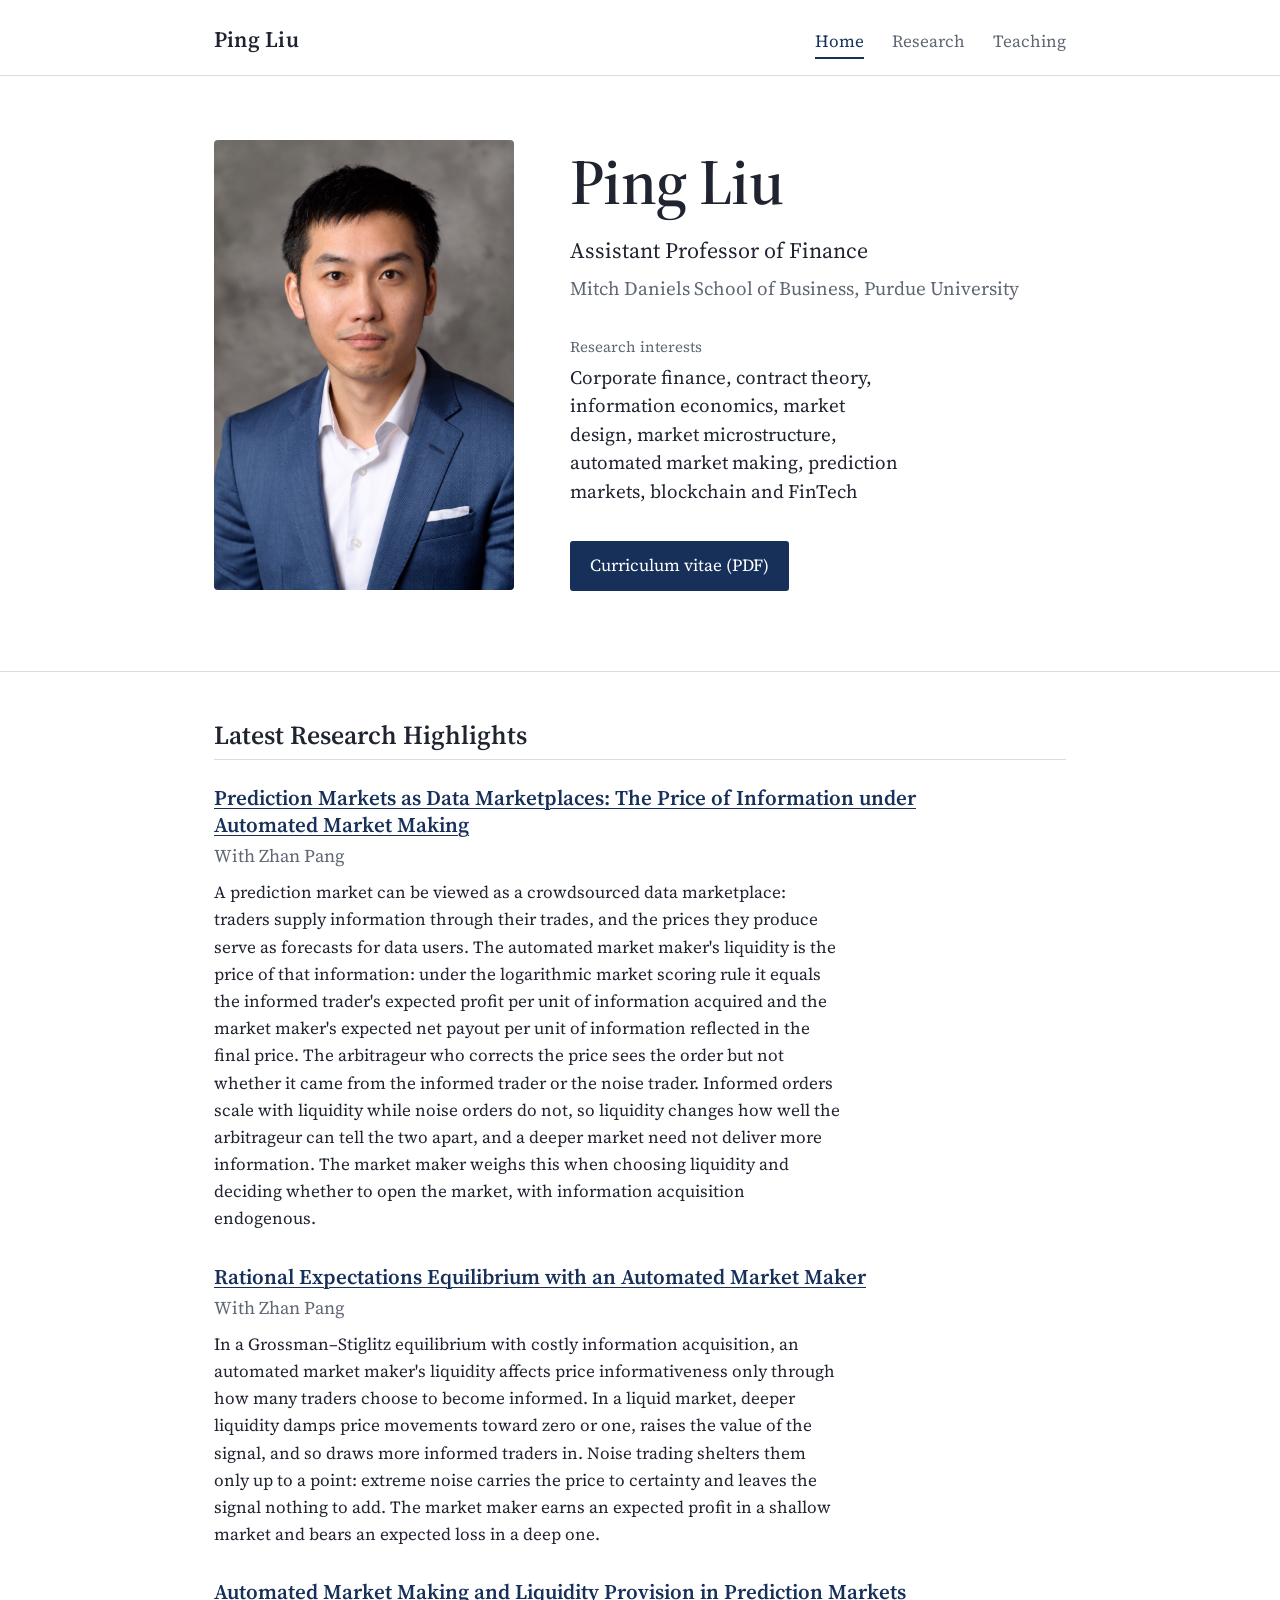
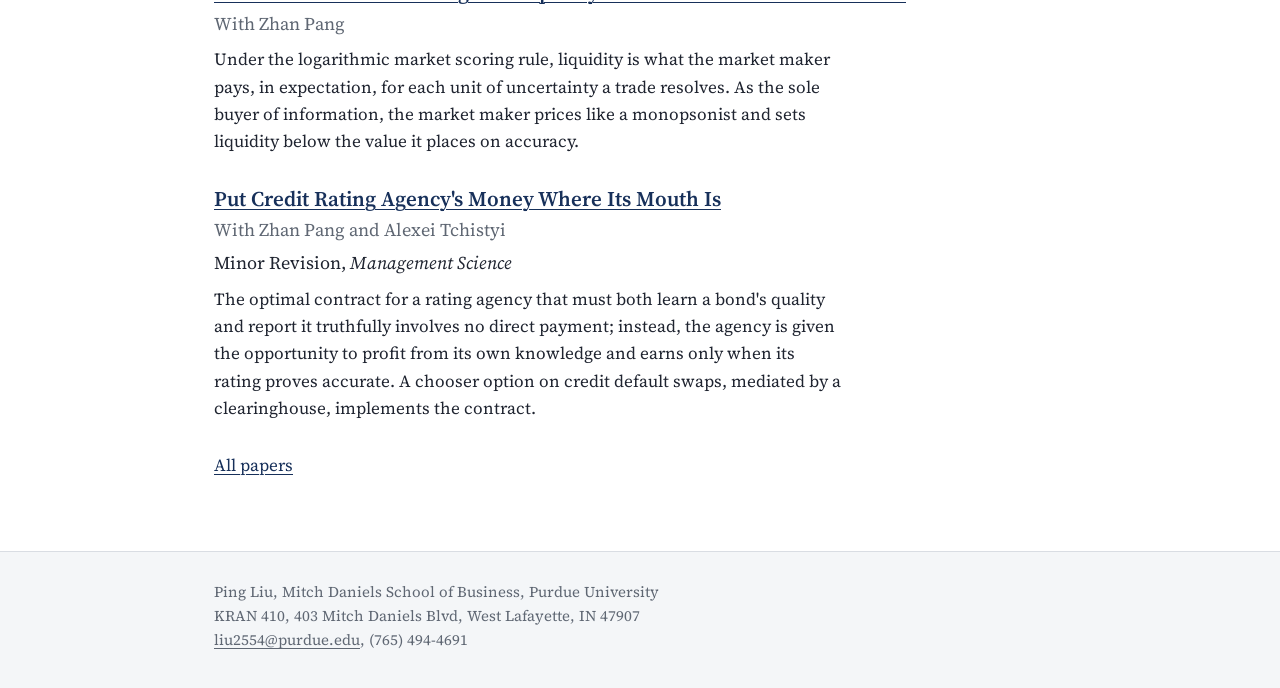
<file: index.html>
<!doctype html>
<html lang="en">
<head>
  <meta charset="utf-8">
  <meta name="viewport" content="width=device-width, initial-scale=1">
  <title>Ping Liu</title>
  <meta name="description" content="Ping Liu, Assistant Professor of Finance, Mitch Daniels School of Business, Purdue University.">
  <link rel="preconnect" href="https://fonts.googleapis.com">
  <link rel="preconnect" href="https://fonts.gstatic.com" crossorigin>
  <link href="https://fonts.googleapis.com/css2?family=Source+Serif+4:ital,opsz,wght@0,8..60,400;0,8..60,600;1,8..60,400&display=swap" rel="stylesheet">
  <link rel="stylesheet" href="assets/css/style.css">
</head>
<body>
<header class="topbar">
  <div class="wrap nav">
    <a class="brand" href="index.html">Ping Liu</a>
    <nav aria-label="Site">
      <ul class="links">
        <li><a href="index.html" aria-current="page">Home</a></li>
        <li><a href="research.html">Research</a></li>
        <li><a href="teaching.html">Teaching</a></li>
      </ul>
    </nav>
  </div>
</header>
<main>
  <section class="hero">
    <div class="wrap hero-grid">
      <div class="portrait">
        <img src="assets/img/ping-liu.jpg" width="900" height="1350" alt="Portrait of Ping Liu">
      </div>
      <div>
        <h1>Ping Liu</h1>
        <p class="position">Assistant Professor of Finance</p>
        <p class="affiliation">Mitch Daniels School of Business, Purdue University</p>
        <dl class="keywords">
          <dt>Research interests</dt>
          <dd>Corporate finance, contract theory, information economics, market design, market microstructure, automated market making, prediction markets, blockchain and FinTech</dd>
        </dl>
        <a class="button" href="assets/docs/Ping_Liu_CV.pdf">Curriculum vitae (PDF)</a>
      </div>
    </div>
  </section>
  <section class="highlights" aria-labelledby="highlights-heading">
    <div class="wrap">
      <h2 id="highlights-heading">Latest Research Highlights</h2>
      <ol class="papers">
        <li class="paper">
          <p class="title"><a href="research.html#pm-data-marketplace">Prediction Markets as Data Marketplaces: The Price of Information under Automated Market Making</a></p>
          <p class="authors">With Zhan Pang</p>
          <p class="summary">A prediction market can be viewed as a crowdsourced data marketplace: traders supply information through their trades, and the prices they produce serve as forecasts for data users. The automated market maker's liquidity is the price of that information: under the logarithmic market scoring rule it equals the informed trader's expected profit per unit of information acquired and the market maker's expected net payout per unit of information reflected in the final price. The arbitrageur who corrects the price sees the order but not whether it came from the informed trader or the noise trader. Informed orders scale with liquidity while noise orders do not, so liquidity changes how well the arbitrageur can tell the two apart, and a deeper market need not deliver more information. The market maker weighs this when choosing liquidity and deciding whether to open the market, with information acquisition endogenous.</p>
        </li>
        <li class="paper">
          <p class="title"><a href="research.html#ree-amm">Rational Expectations Equilibrium with an Automated Market Maker</a></p>
          <p class="authors">With Zhan Pang</p>
          <p class="summary">In a Grossman–Stiglitz equilibrium with costly information acquisition, an automated market maker's liquidity affects price informativeness only through how many traders choose to become informed. In a liquid market, deeper liquidity damps price movements toward zero or one, raises the value of the signal, and so draws more informed traders in. Noise trading shelters them only up to a point: extreme noise carries the price to certainty and leaves the signal nothing to add. The market maker earns an expected profit in a shallow market and bears an expected loss in a deep one.</p>
        </li>
        <li class="paper">
          <p class="title"><a href="research.html#amm-liquidity">Automated Market Making and Liquidity Provision in Prediction Markets</a></p>
          <p class="authors">With Zhan Pang</p>
          <p class="summary">Under the logarithmic market scoring rule, liquidity is what the market maker pays, in expectation, for each unit of uncertainty a trade resolves. As the sole buyer of information, the market maker prices like a monopsonist and sets liquidity below the value it places on accuracy.</p>
        </li>
        <li class="paper">
          <p class="title"><a href="https://papers.ssrn.com/sol3/papers.cfm?abstract_id=3992776">Put Credit Rating Agency's Money Where Its Mouth Is</a></p>
          <p class="authors">With Zhan Pang and Alexei Tchistyi</p>
          <p class="status">Minor Revision, <em>Management Science</em></p>
          <p class="summary">The optimal contract for a rating agency that must both learn a bond's quality and report it truthfully involves no direct payment; instead, the agency is given the opportunity to profit from its own knowledge and earns only when its rating proves accurate. A chooser option on credit default swaps, mediated by a clearinghouse, implements the contract.</p>
        </li>
      </ol>
      <p class="more"><a href="research.html">All papers</a></p>
    </div>
  </section>
</main>
<footer class="footer">
  <div class="wrap">
    <p>Ping Liu, Mitch Daniels School of Business, Purdue University</p>
    <p>KRAN 410, 403 Mitch Daniels Blvd, West Lafayette, IN 47907</p>
    <p><a href="mailto:liu2554@purdue.edu">liu2554@purdue.edu</a>, (765) 494-4691</p>
  </div>
</footer>
</body>
</html>
</file>
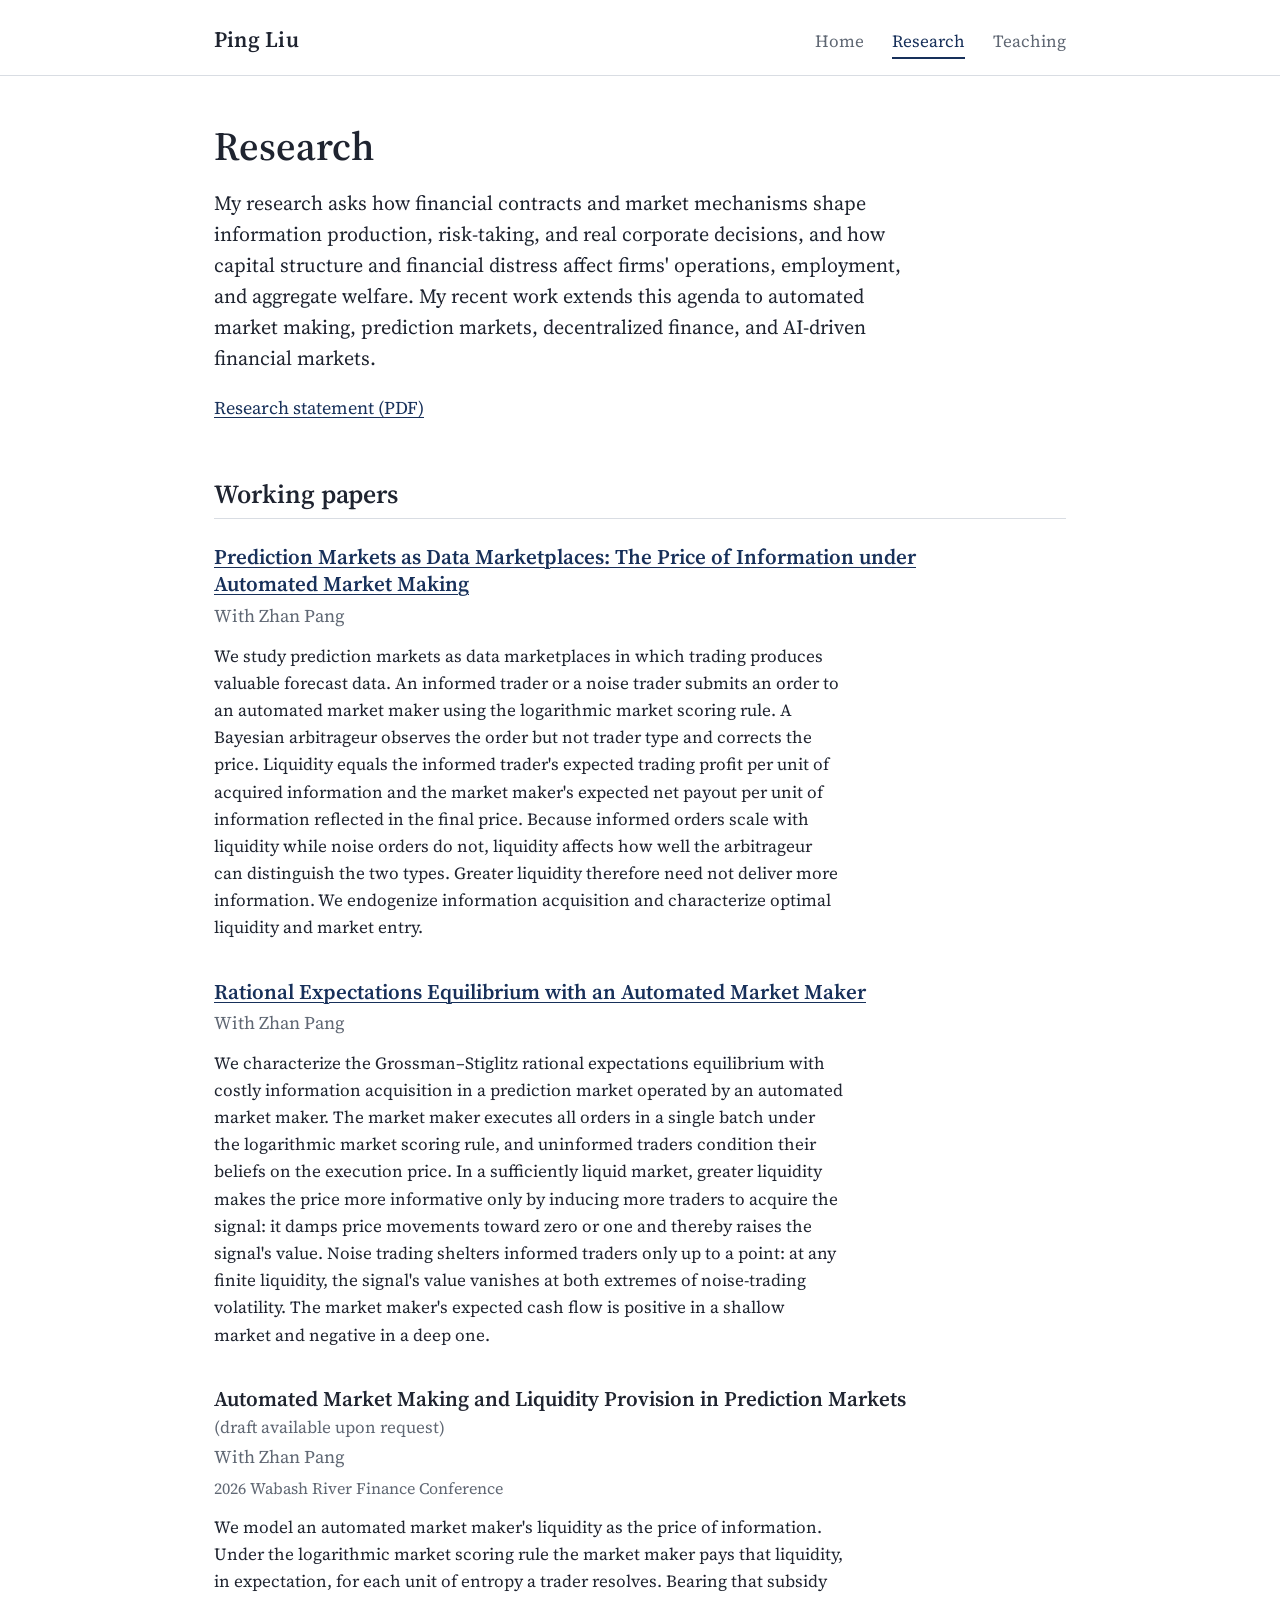
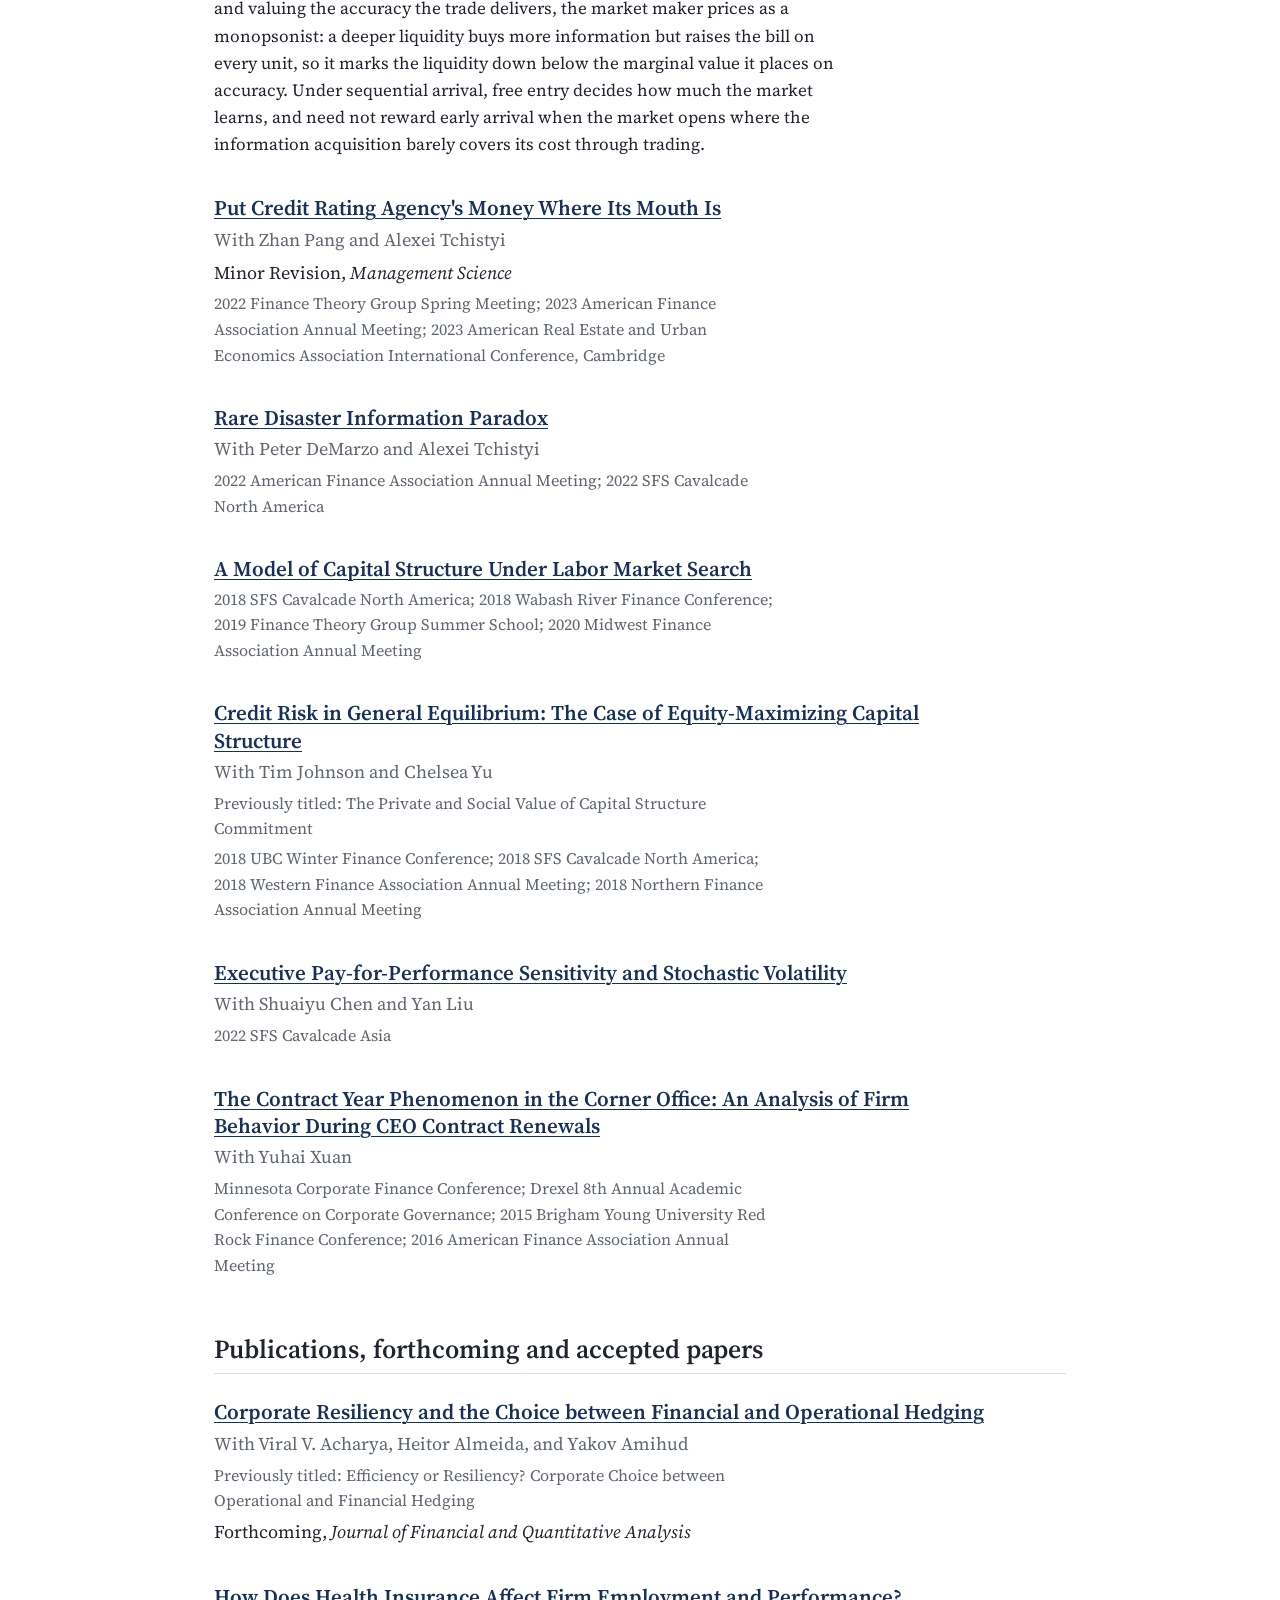
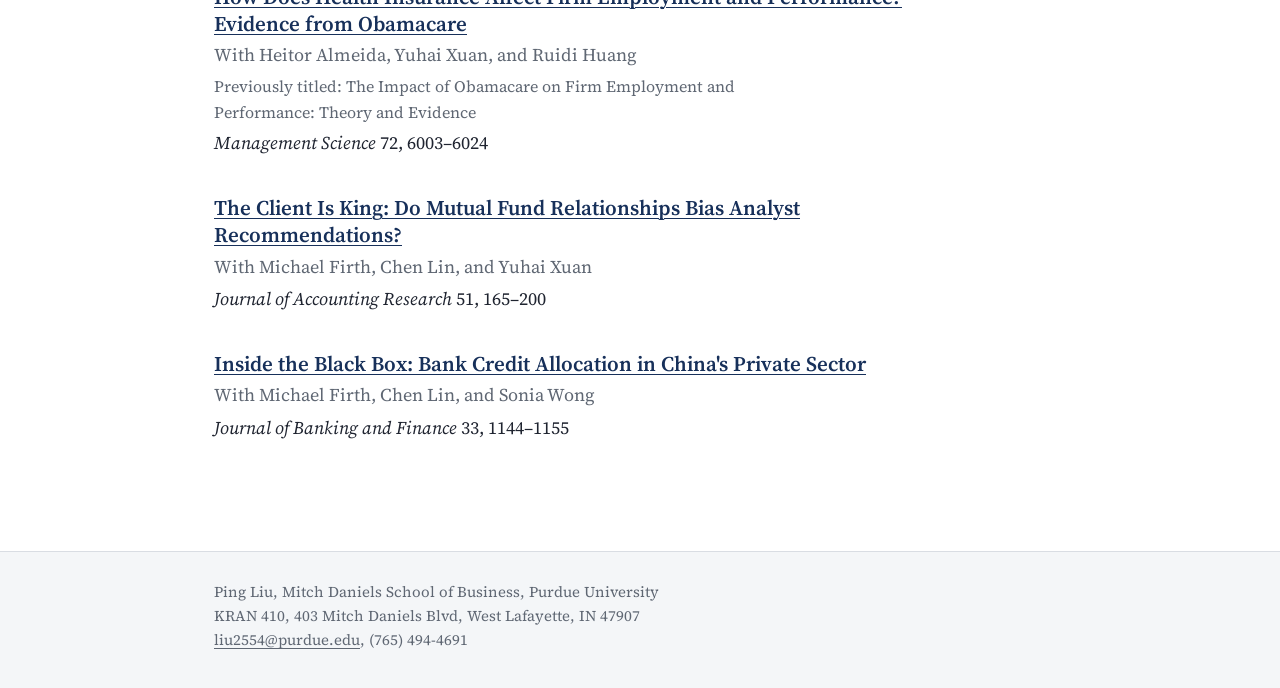
<file: research.html>
<!doctype html>
<html lang="en">
<head>
  <meta charset="utf-8">
  <meta name="viewport" content="width=device-width, initial-scale=1">
  <title>Research | Ping Liu</title>
  <meta name="description" content="Research of Ping Liu: corporate finance, contracting and information, market design, automated market making, and prediction markets.">
  <link rel="preconnect" href="https://fonts.googleapis.com">
  <link rel="preconnect" href="https://fonts.gstatic.com" crossorigin>
  <link href="https://fonts.googleapis.com/css2?family=Source+Serif+4:ital,opsz,wght@0,8..60,400;0,8..60,600;1,8..60,400&display=swap" rel="stylesheet">
  <link rel="stylesheet" href="assets/css/style.css">
</head>
<body>
<header class="topbar">
  <div class="wrap nav">
    <a class="brand" href="index.html">Ping Liu</a>
    <nav aria-label="Site">
      <ul class="links">
        <li><a href="index.html">Home</a></li>
        <li><a href="research.html" aria-current="page">Research</a></li>
        <li><a href="teaching.html">Teaching</a></li>
      </ul>
    </nav>
  </div>
</header>
<main class="page">
  <div class="wrap">
    <h1>Research</h1>
    <p class="lead">My research asks how financial contracts and market mechanisms shape information production, risk-taking, and real corporate decisions, and how capital structure and financial distress affect firms' operations, employment, and aggregate welfare. My recent work extends this agenda to automated market making, prediction markets, decentralized finance, and AI-driven financial markets.</p>
    <p class="doc-link"><a href="assets/docs/Ping_Liu_Research_Statement.pdf">Research statement (PDF)</a></p>

    <h2>Working papers</h2>
    <ol class="papers">
      <li class="paper" id="pm-data-marketplace">
        <p class="title"><a href="assets/docs/Prediction_Markets_as_Data_Marketplaces.pdf">Prediction Markets as Data Marketplaces: The Price of Information under Automated Market Making</a></p>
        <p class="authors">With Zhan Pang</p>
        <p class="abstract">We study prediction markets as data marketplaces in which trading produces valuable forecast data. An informed trader or a noise trader submits an order to an automated market maker using the logarithmic market scoring rule. A Bayesian arbitrageur observes the order but not trader type and corrects the price. Liquidity equals the informed trader's expected trading profit per unit of acquired information and the market maker's expected net payout per unit of information reflected in the final price. Because informed orders scale with liquidity while noise orders do not, liquidity affects how well the arbitrageur can distinguish the two types. Greater liquidity therefore need not deliver more information. We endogenize information acquisition and characterize optimal liquidity and market entry.</p>
      </li>
      <li class="paper" id="ree-amm">
        <p class="title"><a href="assets/docs/Rational_Expectations_Equilibrium_with_an_Automated_Market_Maker.pdf">Rational Expectations Equilibrium with an Automated Market Maker</a></p>
        <p class="authors">With Zhan Pang</p>
        <p class="abstract">We characterize the Grossman–Stiglitz rational expectations equilibrium with costly information acquisition in a prediction market operated by an automated market maker. The market maker executes all orders in a single batch under the logarithmic market scoring rule, and uninformed traders condition their beliefs on the execution price. In a sufficiently liquid market, greater liquidity makes the price more informative only by inducing more traders to acquire the signal: it damps price movements toward zero or one and thereby raises the signal's value. Noise trading shelters informed traders only up to a point: at any finite liquidity, the signal's value vanishes at both extremes of noise-trading volatility. The market maker's expected cash flow is positive in a shallow market and negative in a deep one.</p>
      </li>
      <li class="paper" id="amm-liquidity">
        <p class="title">Automated Market Making and Liquidity Provision in Prediction Markets <span class="request">(draft available upon request)</span></p>
        <p class="authors">With Zhan Pang</p>
        <p class="venues">2026 Wabash River Finance Conference</p>
        <p class="abstract">We model an automated market maker's liquidity as the price of information. Under the logarithmic market scoring rule the market maker pays that liquidity, in expectation, for each unit of entropy a trader resolves. Bearing that subsidy and valuing the accuracy the trade delivers, the market maker prices as a monopsonist: a deeper liquidity buys more information but raises the bill on every unit, so it marks the liquidity down below the marginal value it places on accuracy. Under sequential arrival, free entry decides how much the market learns, and need not reward early arrival when the market opens where the information acquisition barely covers its cost through trading.</p>
      </li>
      <li class="paper" id="cra-contract">
        <p class="title"><a href="https://papers.ssrn.com/sol3/papers.cfm?abstract_id=3992776">Put Credit Rating Agency's Money Where Its Mouth Is</a></p>
        <p class="authors">With Zhan Pang and Alexei Tchistyi</p>
        <p class="status">Minor Revision, <em>Management Science</em></p>
        <p class="venues">2022 Finance Theory Group Spring Meeting; 2023 American Finance Association Annual Meeting; 2023 American Real Estate and Urban Economics Association International Conference, Cambridge</p>
      </li>
      <li class="paper">
        <p class="title"><a href="https://www.dropbox.com/scl/fi/580j0vzxnr3sd9zlzsgu1/RareDisasterInformationParadox_02192026.pdf?rlkey=lzjsfpklxfs7gdu4gwtryabs6&amp;dl=0">Rare Disaster Information Paradox</a></p>
        <p class="authors">With Peter DeMarzo and Alexei Tchistyi</p>
        <p class="venues">2022 American Finance Association Annual Meeting; 2022 SFS Cavalcade North America</p>
      </li>
      <li class="paper">
        <p class="title"><a href="https://papers.ssrn.com/sol3/papers.cfm?abstract_id=3038469">A Model of Capital Structure Under Labor Market Search</a></p>
        <p class="venues">2018 SFS Cavalcade North America; 2018 Wabash River Finance Conference; 2019 Finance Theory Group Summer School; 2020 Midwest Finance Association Annual Meeting</p>
      </li>
      <li class="paper">
        <p class="title"><a href="https://papers.ssrn.com/sol3/papers.cfm?abstract_id=3300371">Credit Risk in General Equilibrium: The Case of Equity-Maximizing Capital Structure</a></p>
        <p class="authors">With Tim Johnson and Chelsea Yu</p>
        <p class="prior">Previously titled: The Private and Social Value of Capital Structure Commitment</p>
        <p class="venues">2018 UBC Winter Finance Conference; 2018 SFS Cavalcade North America; 2018 Western Finance Association Annual Meeting; 2018 Northern Finance Association Annual Meeting</p>
      </li>
      <li class="paper">
        <p class="title"><a href="https://papers.ssrn.com/sol3/papers.cfm?abstract_id=4175838">Executive Pay-for-Performance Sensitivity and Stochastic Volatility</a></p>
        <p class="authors">With Shuaiyu Chen and Yan Liu</p>
        <p class="venues">2022 SFS Cavalcade Asia</p>
      </li>
      <li class="paper">
        <p class="title"><a href="https://papers.ssrn.com/sol3/papers.cfm?abstract_id=2435292">The Contract Year Phenomenon in the Corner Office: An Analysis of Firm Behavior During CEO Contract Renewals</a></p>
        <p class="authors">With Yuhai Xuan</p>
        <p class="venues">Minnesota Corporate Finance Conference; Drexel 8th Annual Academic Conference on Corporate Governance; 2015 Brigham Young University Red Rock Finance Conference; 2016 American Finance Association Annual Meeting</p>
      </li>
    </ol>

    <h2>Publications, forthcoming and accepted papers</h2>
    <ol class="papers">
      <li class="paper">
        <p class="title"><a href="https://papers.ssrn.com/sol3/papers.cfm?abstract_id=3792886">Corporate Resiliency and the Choice between Financial and Operational Hedging</a></p>
        <p class="authors">With Viral V. Acharya, Heitor Almeida, and Yakov Amihud</p>
        <p class="prior">Previously titled: Efficiency or Resiliency? Corporate Choice between Operational and Financial Hedging</p>
        <p class="status">Forthcoming, <em>Journal of Financial and Quantitative Analysis</em></p>
      </li>
      <li class="paper">
        <p class="title"><a href="https://papers.ssrn.com/sol3/papers.cfm?abstract_id=3073378">How Does Health Insurance Affect Firm Employment and Performance? Evidence from Obamacare</a></p>
        <p class="authors">With Heitor Almeida, Yuhai Xuan, and Ruidi Huang</p>
        <p class="prior">Previously titled: The Impact of Obamacare on Firm Employment and Performance: Theory and Evidence</p>
        <p class="status"><em>Management Science</em> 72, 6003–6024</p>
      </li>
      <li class="paper">
        <p class="title"><a href="https://papers.ssrn.com/sol3/papers.cfm?abstract_id=1363773">The Client Is King: Do Mutual Fund Relationships Bias Analyst Recommendations?</a></p>
        <p class="authors">With Michael Firth, Chen Lin, and Yuhai Xuan</p>
        <p class="status"><em>Journal of Accounting Research</em> 51, 165–200</p>
      </li>
      <li class="paper">
        <p class="title"><a href="https://papers.ssrn.com/sol3/papers.cfm?abstract_id=1544872">Inside the Black Box: Bank Credit Allocation in China's Private Sector</a></p>
        <p class="authors">With Michael Firth, Chen Lin, and Sonia Wong</p>
        <p class="status"><em>Journal of Banking and Finance</em> 33, 1144–1155</p>
      </li>
    </ol>
  </div>
</main>
<footer class="footer">
  <div class="wrap">
    <p>Ping Liu, Mitch Daniels School of Business, Purdue University</p>
    <p>KRAN 410, 403 Mitch Daniels Blvd, West Lafayette, IN 47907</p>
    <p><a href="mailto:liu2554@purdue.edu">liu2554@purdue.edu</a>, (765) 494-4691</p>
  </div>
</footer>
</body>
</html>
</file>
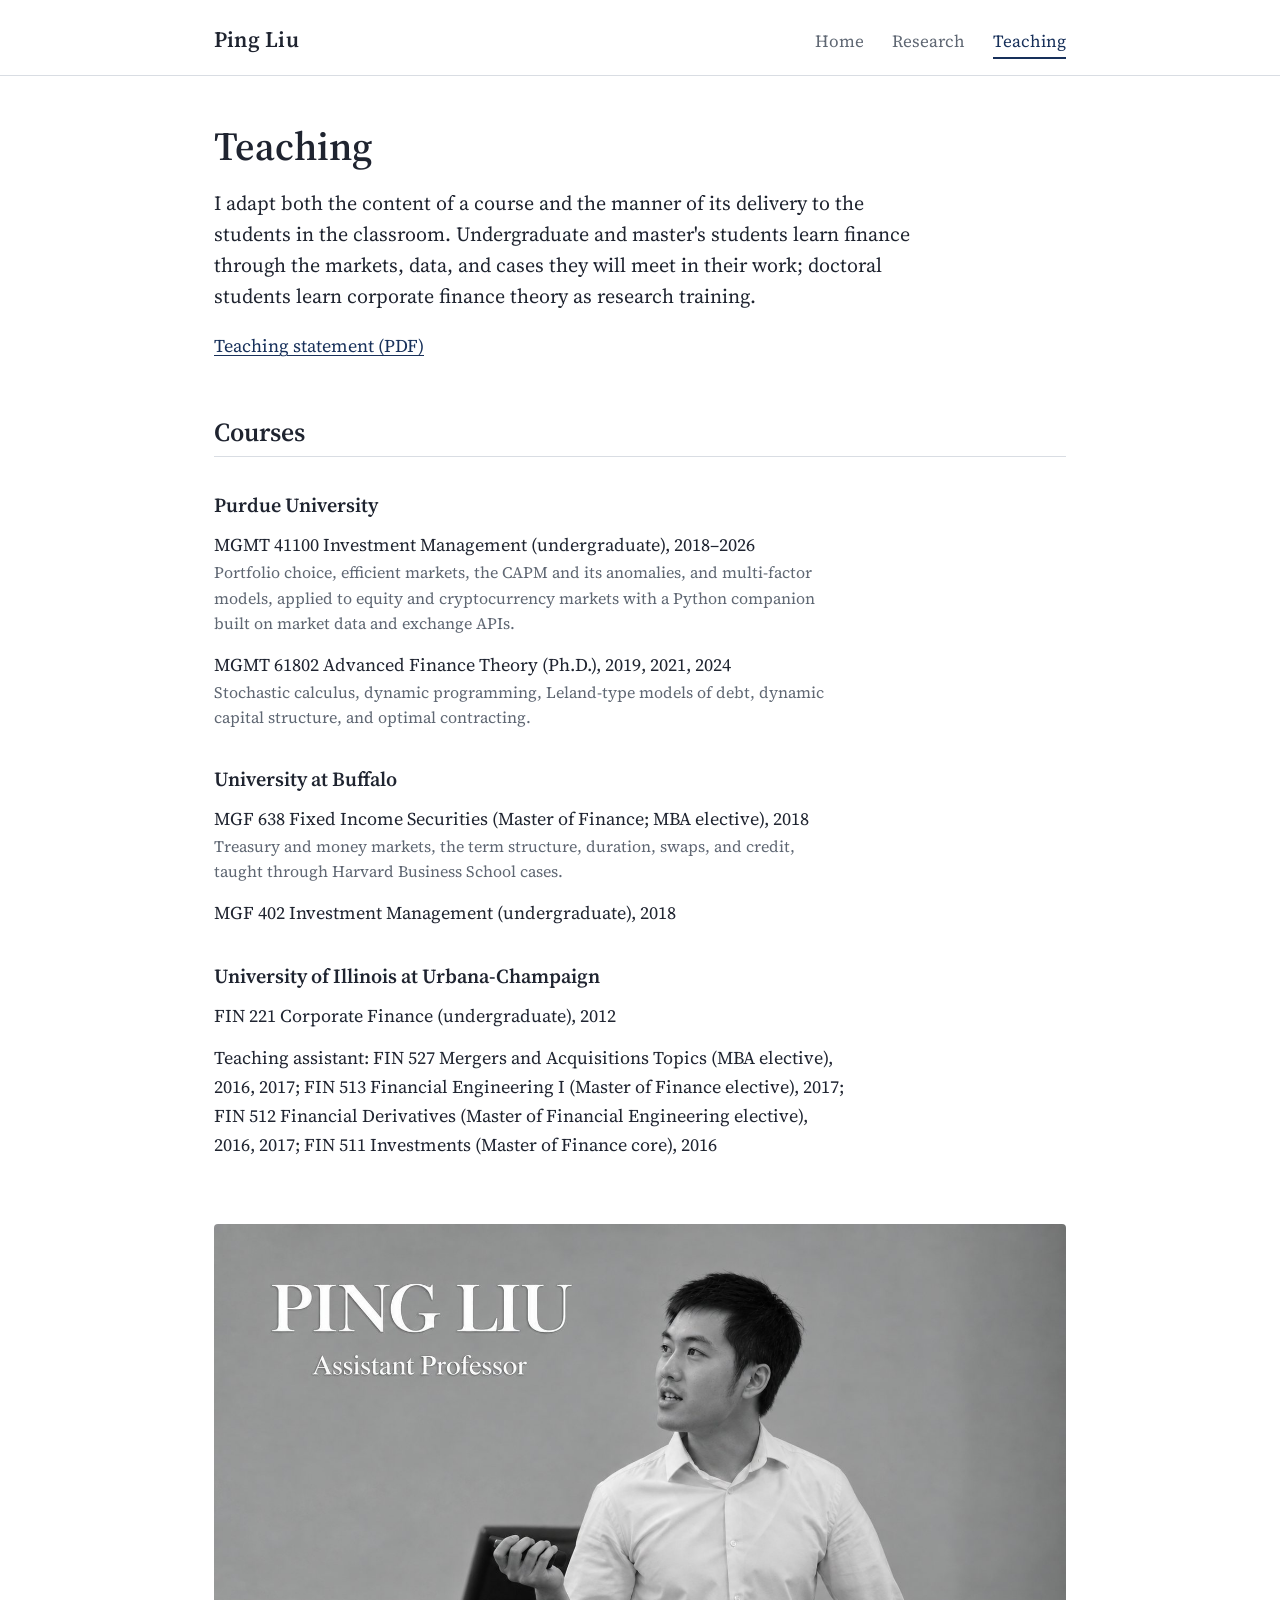
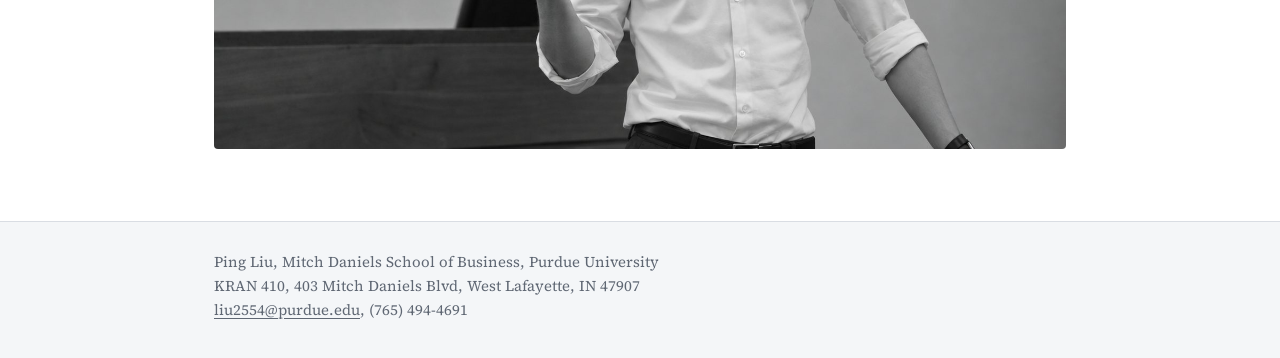
<file: teaching.html>
<!doctype html>
<html lang="en">
<head>
  <meta charset="utf-8">
  <meta name="viewport" content="width=device-width, initial-scale=1">
  <title>Teaching | Ping Liu</title>
  <meta name="description" content="Teaching of Ping Liu: investments, fixed income securities, and doctoral corporate finance theory.">
  <link rel="preconnect" href="https://fonts.googleapis.com">
  <link rel="preconnect" href="https://fonts.gstatic.com" crossorigin>
  <link href="https://fonts.googleapis.com/css2?family=Source+Serif+4:ital,opsz,wght@0,8..60,400;0,8..60,600;1,8..60,400&display=swap" rel="stylesheet">
  <link rel="stylesheet" href="assets/css/style.css">
</head>
<body>
<header class="topbar">
  <div class="wrap nav">
    <a class="brand" href="index.html">Ping Liu</a>
    <nav aria-label="Site">
      <ul class="links">
        <li><a href="index.html">Home</a></li>
        <li><a href="research.html">Research</a></li>
        <li><a href="teaching.html" aria-current="page">Teaching</a></li>
      </ul>
    </nav>
  </div>
</header>
<main class="page">
  <div class="wrap">
    <h1>Teaching</h1>
    <p class="lead">I adapt both the content of a course and the manner of its delivery to the students in the classroom. Undergraduate and master's students learn finance through the markets, data, and cases they will meet in their work; doctoral students learn corporate finance theory as research training.</p>
    <p class="doc-link"><a href="assets/docs/Ping_Liu_Teaching_Statement.pdf">Teaching statement (PDF)</a></p>

    <h2>Courses</h2>
    <h3>Purdue University</h3>
    <ul class="courses">
      <li><span class="course">MGMT 41100 Investment Management (undergraduate), 2018–2026</span><span class="about">Portfolio choice, efficient markets, the CAPM and its anomalies, and multi-factor models, applied to equity and cryptocurrency markets with a Python companion built on market data and exchange APIs.</span></li>
      <li><span class="course">MGMT 61802 Advanced Finance Theory (Ph.D.), 2019, 2021, 2024</span><span class="about">Stochastic calculus, dynamic programming, Leland-type models of debt, dynamic capital structure, and optimal contracting.</span></li>
    </ul>
    <h3>University at Buffalo</h3>
    <ul class="courses">
      <li><span class="course">MGF 638 Fixed Income Securities (Master of Finance; MBA elective), 2018</span><span class="about">Treasury and money markets, the term structure, duration, swaps, and credit, taught through Harvard Business School cases.</span></li>
      <li><span class="course">MGF 402 Investment Management (undergraduate), 2018</span></li>
    </ul>
    <h3>University of Illinois at Urbana-Champaign</h3>
    <ul class="courses">
      <li><span class="course">FIN 221 Corporate Finance (undergraduate), 2012</span></li>
      <li><span class="course">Teaching assistant: FIN 527 Mergers and Acquisitions Topics (MBA elective), 2016, 2017; FIN 513 Financial Engineering I (Master of Finance elective), 2017; FIN 512 Financial Derivatives (Master of Financial Engineering elective), 2016, 2017; FIN 511 Investments (Master of Finance core), 2016</span></li>
    </ul>

    <figure class="classroom">
      <img src="assets/img/classroom.jpg" width="1597" height="985" alt="Ping Liu teaching in a classroom">
    </figure>
  </div>
</main>
<footer class="footer">
  <div class="wrap">
    <p>Ping Liu, Mitch Daniels School of Business, Purdue University</p>
    <p>KRAN 410, 403 Mitch Daniels Blvd, West Lafayette, IN 47907</p>
    <p><a href="mailto:liu2554@purdue.edu">liu2554@purdue.edu</a>, (765) 494-4691</p>
  </div>
</footer>
</body>
</html>
</file>
<file: assets/css/style.css>
/* Ping Liu, academic website. Plain CSS, no build step. */
:root {
  --ink: #1f2430;
  --navy: #17305a;
  --slate: #5f6773;
  --rule: #d9dde3;
  --band: #f4f6f8;
  --paper: #ffffff;
  --measure: 70ch;
}

* { box-sizing: border-box; }
html { -webkit-text-size-adjust: 100%; }
body {
  margin: 0;
  background: var(--paper);
  color: var(--ink);
  font-family: "Source Serif 4", "Palatino Linotype", Palatino, "Book Antiqua", Georgia, serif;
  font-size: 18px;
  line-height: 1.6;
  display: flex;
  flex-direction: column;
  min-height: 100vh;
}
main { flex: 1 0 auto; }
img { display: block; max-width: 100%; height: auto; }
a { color: var(--navy); text-decoration: underline; text-decoration-thickness: 1px; text-underline-offset: 3px; }
a:hover { text-decoration-thickness: 2px; }
a:focus-visible { outline: 2px solid var(--navy); outline-offset: 3px; }
p { margin: 0 0 1em; max-width: var(--measure); }

.wrap { max-width: 900px; margin: 0 auto; padding-inline: 24px; }

/* Navigation */
.topbar { border-bottom: 1px solid var(--rule); }
.nav { display: flex; align-items: baseline; justify-content: space-between; gap: 24px; flex-wrap: wrap; padding-block: 22px 18px; }
.brand { font-size: 22px; font-weight: 600; color: var(--ink); text-decoration: none; letter-spacing: .01em; }
.brand:hover { text-decoration: none; color: var(--navy); }
.links { display: flex; gap: 28px; margin: 0; padding: 0; list-style: none; }
.links a { font-size: 17px; color: var(--slate); text-decoration: none; padding-bottom: 4px; border-bottom: 2px solid transparent; }
.links a:hover { color: var(--navy); }
.links a[aria-current="page"] { color: var(--navy); border-bottom-color: var(--navy); }

/* Home */
.hero { padding-block: 64px 80px; }
.hero-grid { display: grid; grid-template-columns: 300px minmax(0, 1fr); gap: 56px; align-items: start; }
.portrait img { width: 100%; border-radius: 4px; }
.hero h1 { font-size: clamp(40px, 6vw, 64px); font-weight: 600; line-height: 1.05; margin: 8px 0 18px; letter-spacing: -.01em; }
.position { font-size: 22px; margin: 0 0 4px; }
.affiliation { font-size: 19px; color: var(--slate); margin: 0 0 32px; }
.keywords { margin: 0 0 36px; }
.keywords dt { font-size: 15px; color: var(--slate); margin-bottom: 4px; }
.keywords dd { margin: 0; font-size: 19px; line-height: 1.5; max-width: 34ch; }
.button {
  display: inline-block; background: var(--navy); color: #fff; text-decoration: none;
  padding: 11px 20px; border-radius: 3px; font-size: 17px;
}
.button:hover { background: #10223f; text-decoration: none; }

/* Home: research highlights */
.highlights { border-top: 1px solid var(--rule); padding-block: 48px 72px; }
.highlights h2 { margin-top: 0; }
.highlights .paper { margin-bottom: 30px; }
.paper .summary { margin: 8px 0 0; font-size: 17px; line-height: 1.6; max-width: var(--measure); }
.more { margin: 8px 0 0; font-size: 17px; }

/* Content pages */
.page { padding-block: 48px 72px; }
.page h1 { font-size: 40px; font-weight: 600; line-height: 1.1; margin: 0 0 20px; }
.lead { font-size: 20px; line-height: 1.55; }
.doc-link { margin: 18px 0 0; }
h2 { font-size: 26px; font-weight: 600; line-height: 1.2; margin: 56px 0 24px; padding-bottom: 8px; border-bottom: 1px solid var(--rule); }
h3 { font-size: 20px; font-weight: 600; margin: 32px 0 10px; }

.papers { list-style: none; margin: 0; padding: 0; }
.paper { margin-bottom: 36px; }
.paper .title { font-size: 21px; font-weight: 600; line-height: 1.3; margin: 0 0 4px; max-width: var(--measure); }
.paper .title a { text-decoration-thickness: 1px; }
.paper .request { font-weight: 400; color: var(--slate); font-size: 17px; white-space: nowrap; }
.paper .authors { color: var(--slate); margin: 0 0 4px; }
.paper .status { margin: 0 0 4px; }
.paper .prior { color: var(--slate); font-size: 16px; margin: 0 0 4px; }
.paper .venues { color: var(--slate); font-size: 16px; margin: 0; }
.paper .abstract { margin: 12px 0 0; font-size: 17px; line-height: 1.6; }

.courses { list-style: none; margin: 0; padding: 0; }
.courses li { margin-bottom: 14px; max-width: var(--measure); }
.courses .course { display: block; }
.courses .about { display: block; color: var(--slate); font-size: 16px; }

.classroom { margin: 64px 0 0; }
.classroom img { border-radius: 4px; }

/* Footer */
.footer { background: var(--band); border-top: 1px solid var(--rule); padding-block: 28px 36px; color: var(--slate); font-size: 15px; line-height: 1.6; }
.footer p { margin: 0; max-width: none; }
.footer a { color: var(--slate); }

@media (max-width: 720px) {
  body { font-size: 17px; }
  .hero { padding-block: 40px 56px; }
  .hero-grid { grid-template-columns: 1fr; gap: 32px; }
  .portrait { max-width: 240px; }
  .page h1 { font-size: 34px; }
  .links { gap: 20px; }
}
@media (prefers-reduced-motion: reduce) { * { scroll-behavior: auto !important; } }
</file>
